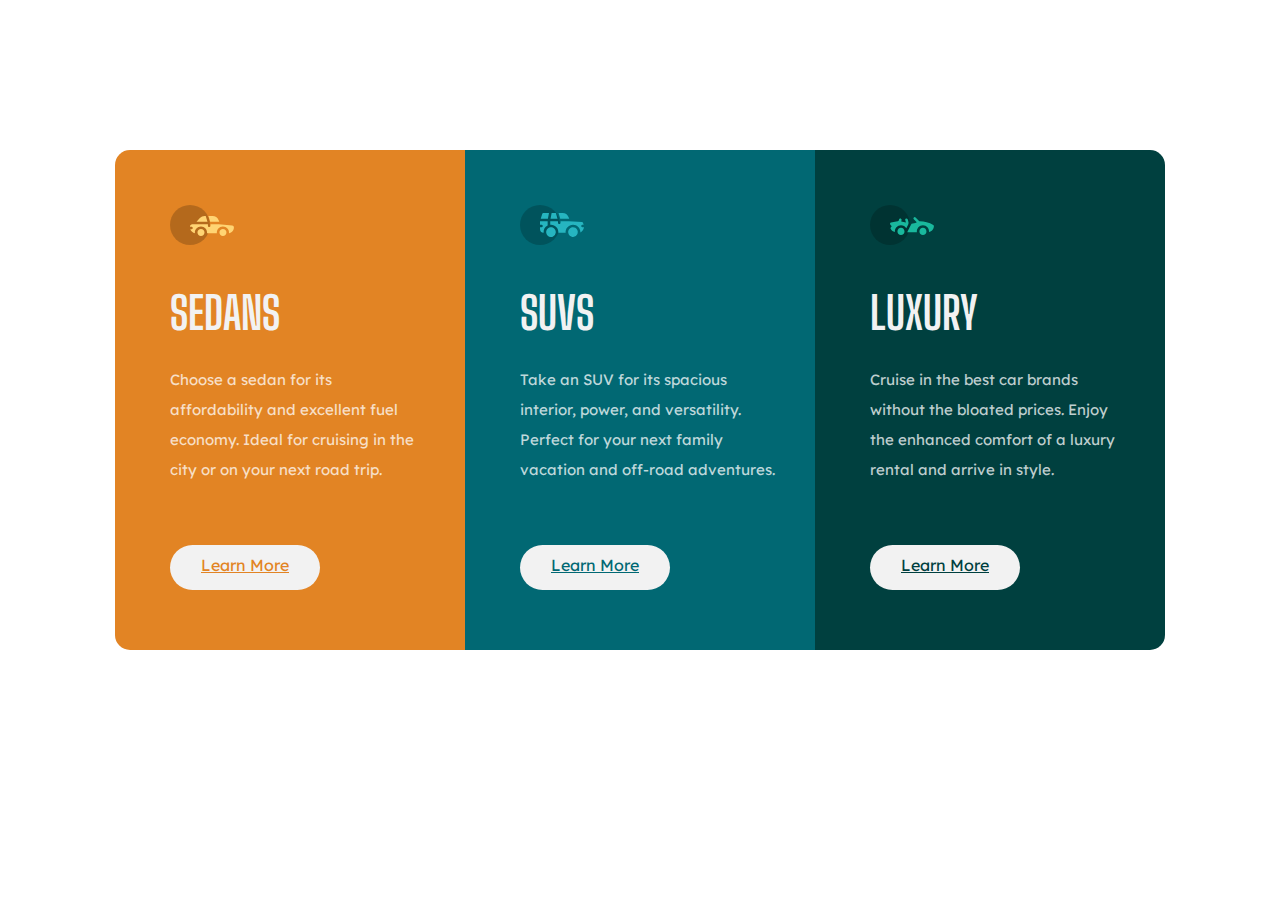
<file: 3columnpreview/index.html>
<!DOCTYPE html>
<html lang="en">
  <head>
    <meta charset="UTF-8" />
    <meta name="viewport" content="width=device-width, initial-scale=1.0" />
    <link rel="stylesheet" href="main.css" />
    <link rel="preconnect" href="https://fonts.googleapis.com" />
    <link rel="preconnect" href="https://fonts.gstatic.com" crossorigin />
    <link
      href="https://fonts.googleapis.com/css2?family=Big+Shoulders+Display:wght@700&family=Outfit:wght@100;400;700&family=Space+Mono&display=swap"
      rel="stylesheet" />
    <link
      href="https://fonts.googleapis.com/css2?family=Big+Shoulders+Display:wght@700&family=Lexend+Deca&family=Outfit:wght@100;400;700&family=Space+Mono&display=swap"
      rel="stylesheet" />
    <title>Document</title>
  </head>
  <body>
    <div class="cards">
      <div class="sedan">
        <img
          class="graphic"
          src="images/icon-sedans.svg"
          alt="A graphic of a sedan car" />
        <h2>Sedans</h2>
        <p>
          Choose a sedan for its affordability and excellent fuel economy. Ideal
          for cruising in the city or on your next road trip.
        </p>
        <div class="learn-more">
          <a class="learn-more-sedan" href="#">Learn More</a>
        </div>
      </div>
      <div class="suv">
        <img
          class="graphic"
          src="images/icon-suvs.svg"
          alt="A graphic of an SUV" />
        <h2>SUVS</h2>
        <p>
          Take an SUV for its spacious interior, power, and versatility. Perfect
          for your next family vacation and off-road adventures.
        </p>
        <div class="learn-more">
          <a class="learn-more-suv" href="#">Learn More</a>
        </div>
      </div>
      <div class="luxury">
        <img
          class="graphic"
          src="images/icon-luxury.svg"
          alt="A graphic of a luxury car" />
        <h2>Luxury</h2>
        <p>
          Cruise in the best car brands without the bloated prices. Enjoy the
          enhanced comfort of a luxury rental and arrive in style.
        </p>
        <div class="learn-more">
          <a class="learn-more-luxury" href="#">Learn More</a>
        </div>
      </div>
    </div>
  </body>
</html>
</file>
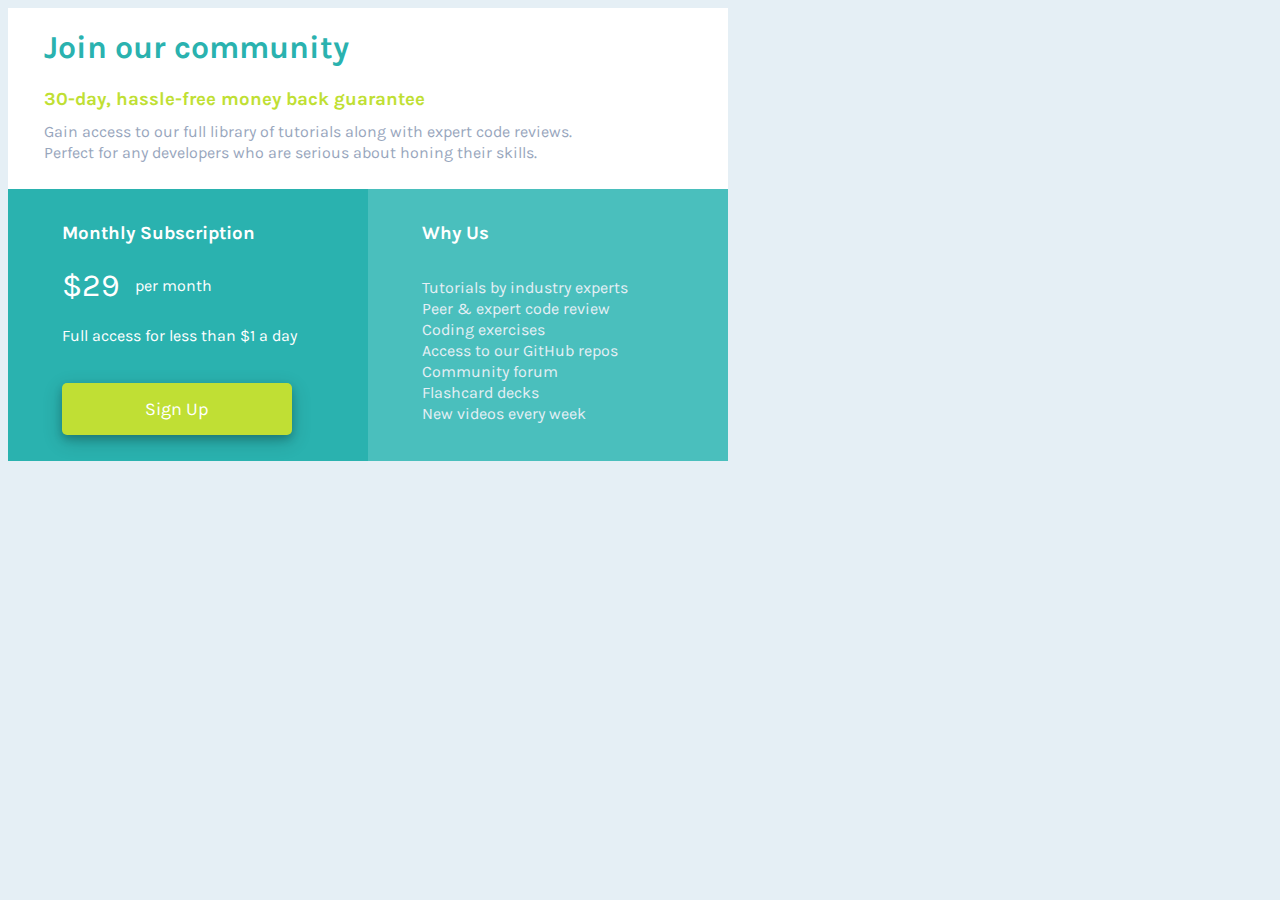
<file: pricegrid/index.html>
<!DOCTYPE html>
<html lang="en">
  <head>
    <meta charset="UTF-8" />
    <meta name="viewport" content="width=device-width, initial-scale=1.0" />
    <link rel="stylesheet" href="main.css" />
    <link rel="preconnect" href="https://fonts.googleapis.com" />
    <link rel="preconnect" href="https://fonts.gstatic.com" crossorigin />
    <link
      href="https://fonts.googleapis.com/css2?family=Karla:wght@400;700&display=swap"
      rel="stylesheet" />
    <title>Document</title>
  </head>
  <body>
    <main>
      <div class="join">
        <h1>Join our community</h1>
        <h3>30-day, hassle-free money back guarantee</h3>
        <p>
          Gain access to our full library of tutorials along with expert code
          reviews.
        </p>
        <p>
          Perfect for any developers who are serious about honing their skills.
        </p>
      </div>
      <div class="subscription">
        <h3>Monthly Subscription</h3>
        <div class="price">
          <p class="big">$29</p>
          <p>per month</p>
        </div>
        <p>Full access for less than $1 a day</p>
        <button class="signup">Sign Up</button>
      </div>
      <div class="why">
        <h3 class="title">Why Us</h3>
        <div class="list">
          <p>Tutorials by industry experts</p>
          <p>Peer & expert code review</p>
          <p>Coding exercises</p>
          <p>Access to our GitHub repos</p>
          <p>Community forum</p>
          <p>Flashcard decks</p>
          <p>New videos every week</p>
        </div>
      </div>
    </main>
  </body>
</html>
</file>
<file: 3columnpreview/main.css>
body {
    color: hsl(0, 0%, 95%);
}


.cards {
    display: flex;
    justify-content: center;
    margin-top: 150px;
}

.sedan {
    background-color: #e28424;
    width: 350px;
    height: 500px;
    border-top-left-radius: 15px;
    border-bottom-left-radius: 15px;
}

.suv {
    background-color: #016873;
    width: 350px;
    height: 500px;
}

.luxury {
    background-color: #00403f;
    width: 350px;
    height: 500px;
    border-top-right-radius: 15px;
    border-bottom-right-radius: 15px;
}

.graphic {
    margin-top: 55px;
    margin-left: 55px;
}

h2 {
    font-family: 'Big Shoulders Display';
    margin-left: 55px;
    color: hsl(0, 0%, 95%);
    text-transform: uppercase;
    font-size: 45px;
    margin-bottom: 25px;
}

p {
    font-family: 'Lexend Deca';
    color: hsla(0, 0%, 100%, 0.75);
    margin-left: 55px;
    margin-right: 40px;
    font-size: 15px;
    line-height: 2;
}

.learn-more {
    background-color: hsl(0, 0%, 95%);
    margin-left: 55px;
    height: 45px;
    width: 150px;
    border-radius: 25px;
    margin-top: 60px;
    display: flex;
    justify-content: center;

}  

a {
    font-family: 'Lexend Deca';
    margin-top: 10px;
    
}

a:hover {
    color: black;
}

.learn-more-sedan {
    color: #e28424;

}

.learn-more-suv {
    color: #016873;
    
}

.learn-more-luxury {
    color: #00403f;
    
}
</file>
<file: pricegrid/main.css>
body {
    width: 1440px;
    font-size: 16px;
    font-family: Karla;
    background-color: hsl(204, 43%, 93%);
}

main {
    display: grid;
    grid-template-columns: 25% 25%;
    grid-template-rows: 40% 60%;
    grid-template-areas: "join join"
                         "subscription why";
    

}

.join {
    background-color: white;
    grid-area: join;
    padding-left: 5%;
}

.join p {
    color: hsl(218, 22%, 67%);
    line-height: 5.5px;
}

.join h1 {
    color: hsl(179, 62%, 43%);
}

.join h3 {
    color: hsl(71, 73%, 54%);
}


.subscription {
    grid-area: subscription;
    background-color: hsl(179, 62%, 43%);
    color: white;
    padding-left: 15%;
    padding-top: 7%;
    padding-bottom: 20%;
    line-height: 1.5px;  

}

.price {
    display: flex;
    align-items: center;
    gap: 15px;
}

.big  {
    font-size: 32px;    
}

button {
    width: 75%;
    height: 30%;
    background-color: hsl(71, 73%, 54%);
    color: white;
    font-family: Karla;
    font-size: 18px;
    border: none;
    border-radius: 5px;
    margin-top: 10%;
    box-shadow: 0 4px 8px 0 rgba(0, 0, 0, 0.2), 0 6px 20px 0 rgba(0, 0, 0, 0.19);
}

.why {
    background-color: hsl(179, 48%, 52%);
    grid-area: why;
    color: hsl(204, 43%, 93%);
    padding-top: 4%;
    padding-left: 15%;
}

.why h3 {
    color: white;
    padding-bottom: 7%;
}

.list p {
    line-height: 5px;
}
</file>
